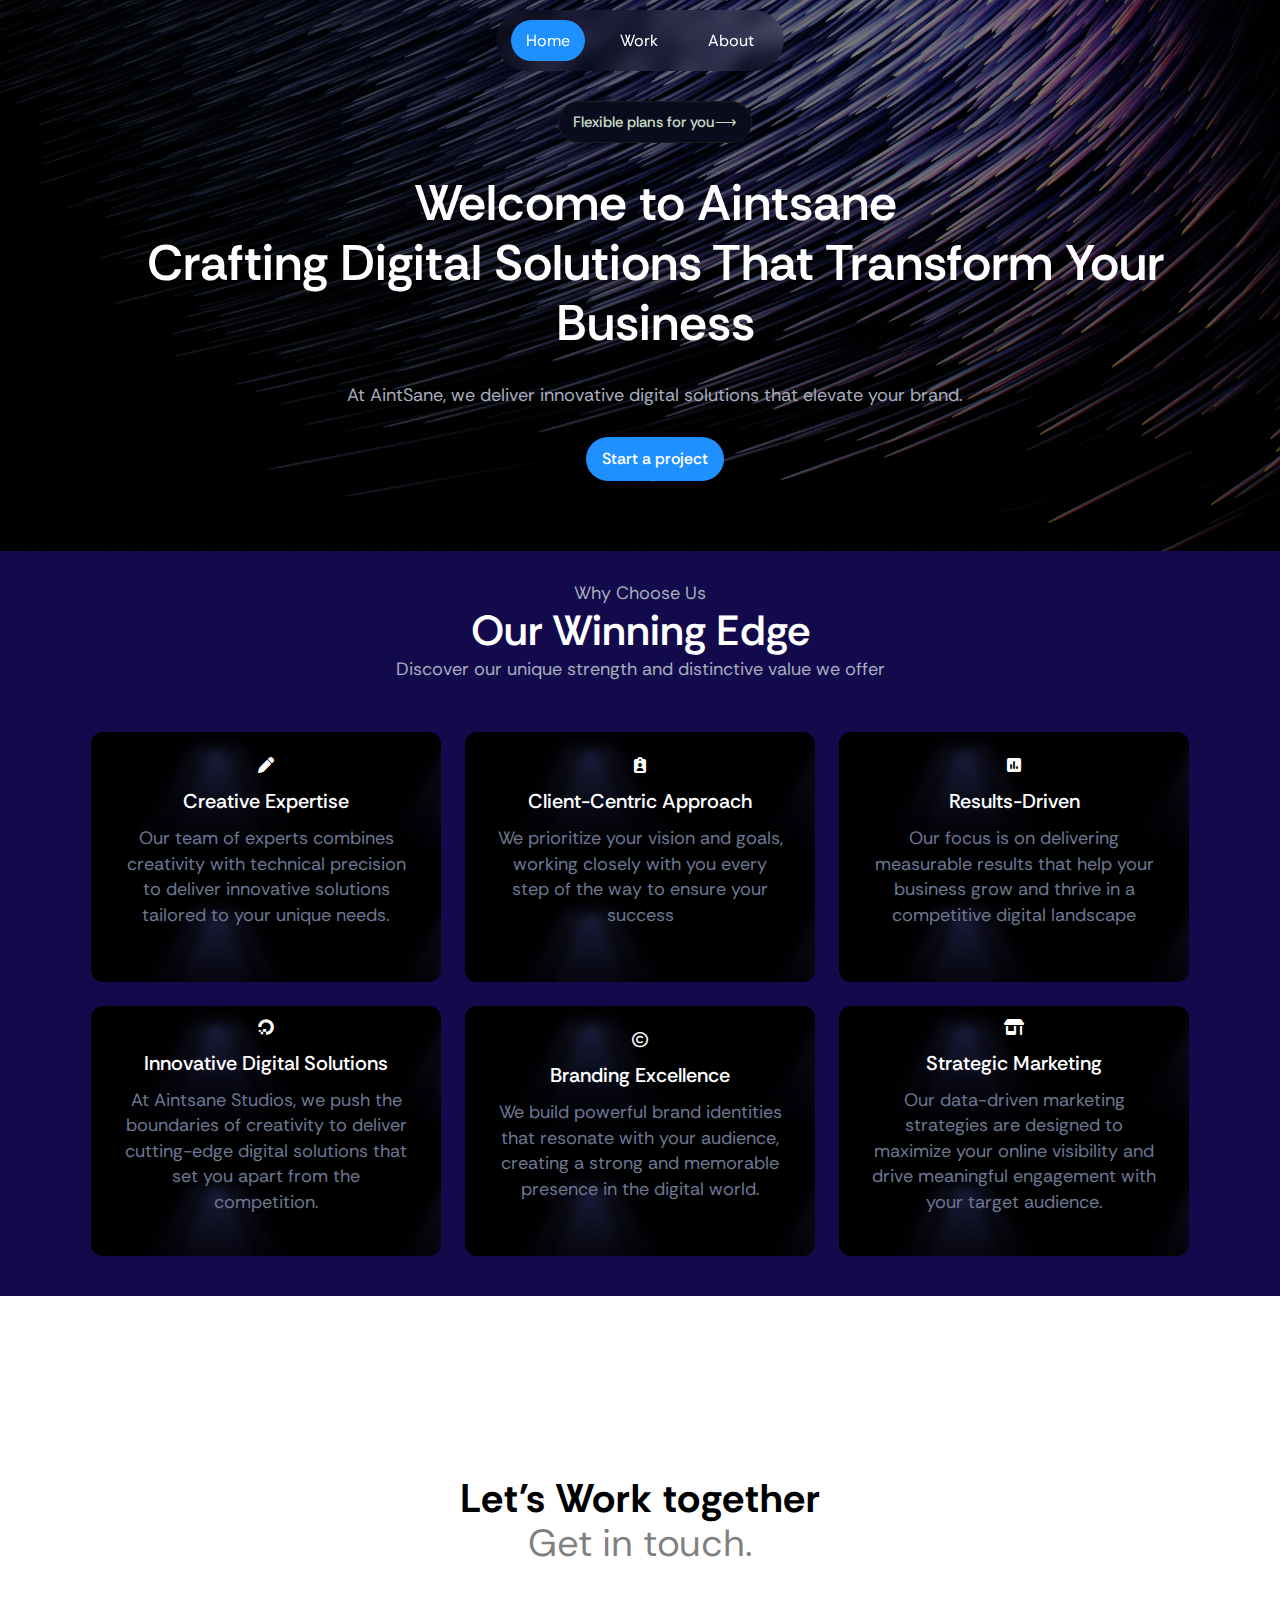
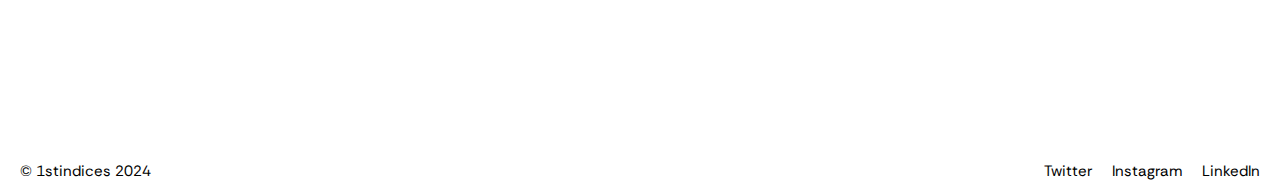
<file: works/index.html>
<!DOCTYPE html>
<html lang="en">
  <head>
    <meta charset="UTF-8" />
    <meta name="viewport" content="width=device-width, initial-scale=1.0" />
    <title>© Aintsane Studios</title>
    <link rel="stylesheet" href="style.css" />

    <link rel="preconnect" href="https://fonts.googleapis.com" />
    <link rel="preconnect" href="https://fonts.gstatic.com" crossorigin />
    <link
      href="https://fonts.googleapis.com/css2?family=Rethink+Sans:ital,wght@0,400..800;1,400..800&display=swap"
      rel="stylesheet"
    />
    <link
      href="https://cdnjs.cloudflare.com/ajax/libs/font-awesome/6.5.0/css/all.min.css"
      rel="stylesheet"
    />
  </head>
  <body>
    <section class="top-container">
      <nav class="nav-menu">
        <ul>
          <a><p class="link-a">Home</p></a>
          <a href="work.html"><p class="link-b">Work</p></a>
          <a href="about.html"><p class="link-b">About</p></a>
        </ul>
      </nav>
      <div class="hero tag">
        <a href="#">Flexible plans for you<span>&#10230;</span></a>
        <h1>
          Welcome to Aintsane<br />Crafting Digital Solutions That Transform
          Your Business
        </h1>
        <p>
          At AintSane, we deliver innovative digital solutions that elevate your
          brand.
        </p>
        <!-- <div class="button-a"> -->
          <!-- <p class="button-a">Start a project</p> -->
           <a href="#" class="button-a" >Start a project</a>
      
      </div>
    </section>
    <section id="feature">
      <div class="title-text">
        <p>Why Choose Us</p>
        <h2>Our Winning Edge</h2>
        <p>Discover our unique strength and distinctive value we offer</p>
      </div>
      <div class="cards">
        <div class="card-tab">
          <i class="fa-solid fa-pen"></i>
          <h3>Creative Expertise</h3>
          <p>
            Our team of experts combines creativity with technical precision to
            deliver innovative solutions tailored to your unique needs.
          </p>
        </div>
        <div class="card-tab">
          <i class="fa-solid fa-clipboard-user"></i>
          <h3>Client-Centric Approach</h3>
          <p>
            We prioritize your vision and goals, working closely with you every
            step of the way to ensure your success
          </p>
        </div>
        <div class="card-tab">
          <i class="fa-solid fa-square-poll-vertical"></i>
          <h3>Results-Driven</h3>
          <p>
            Our focus is on delivering measurable results that help your
            business grow and thrive in a competitive digital landscape
          </p>
        </div>
        <div class="card-tab">
          <i class="fa-brands fa-digital-ocean"></i>
          <h3>Innovative Digital Solutions</h3>
          <p>
            At Aintsane Studios, we push the boundaries of creativity to deliver
            cutting-edge digital solutions that set you apart from the
            competition.
          </p>
        </div>
        <div class="card-tab">
          <i class="fa-regular fa-copyright"></i>
          <h3>Branding Excellence</h3>
          <p>
            We build powerful brand identities that resonate with your audience,
            creating a strong and memorable presence in the digital world.
          </p>
        </div>
        <div class="card-tab">
          <i class="fa-solid fa-shop"></i>
          <h3>Strategic Marketing</h3>
          <p>
            Our data-driven marketing strategies are designed to maximize your
            online visibility and drive meaningful engagement with your target
            audience.
          </p>
        </div>
      </div>
    </section>
    <section class="last">
      <div class="last-text">
        <h2>Let's Work together</h2>
        <p>Get in touch.</p>
      </div>
      <div class="line-last">
        <div>
          <p>© 1stindices 2024</p>
        </div>
        <div class="flex">
          <a>Twitter</a>
          <a>Instagram</a>
          <a>LinkedIn</a>
        </div>
      </div>
    </section>
  </body>
</html>
</file>
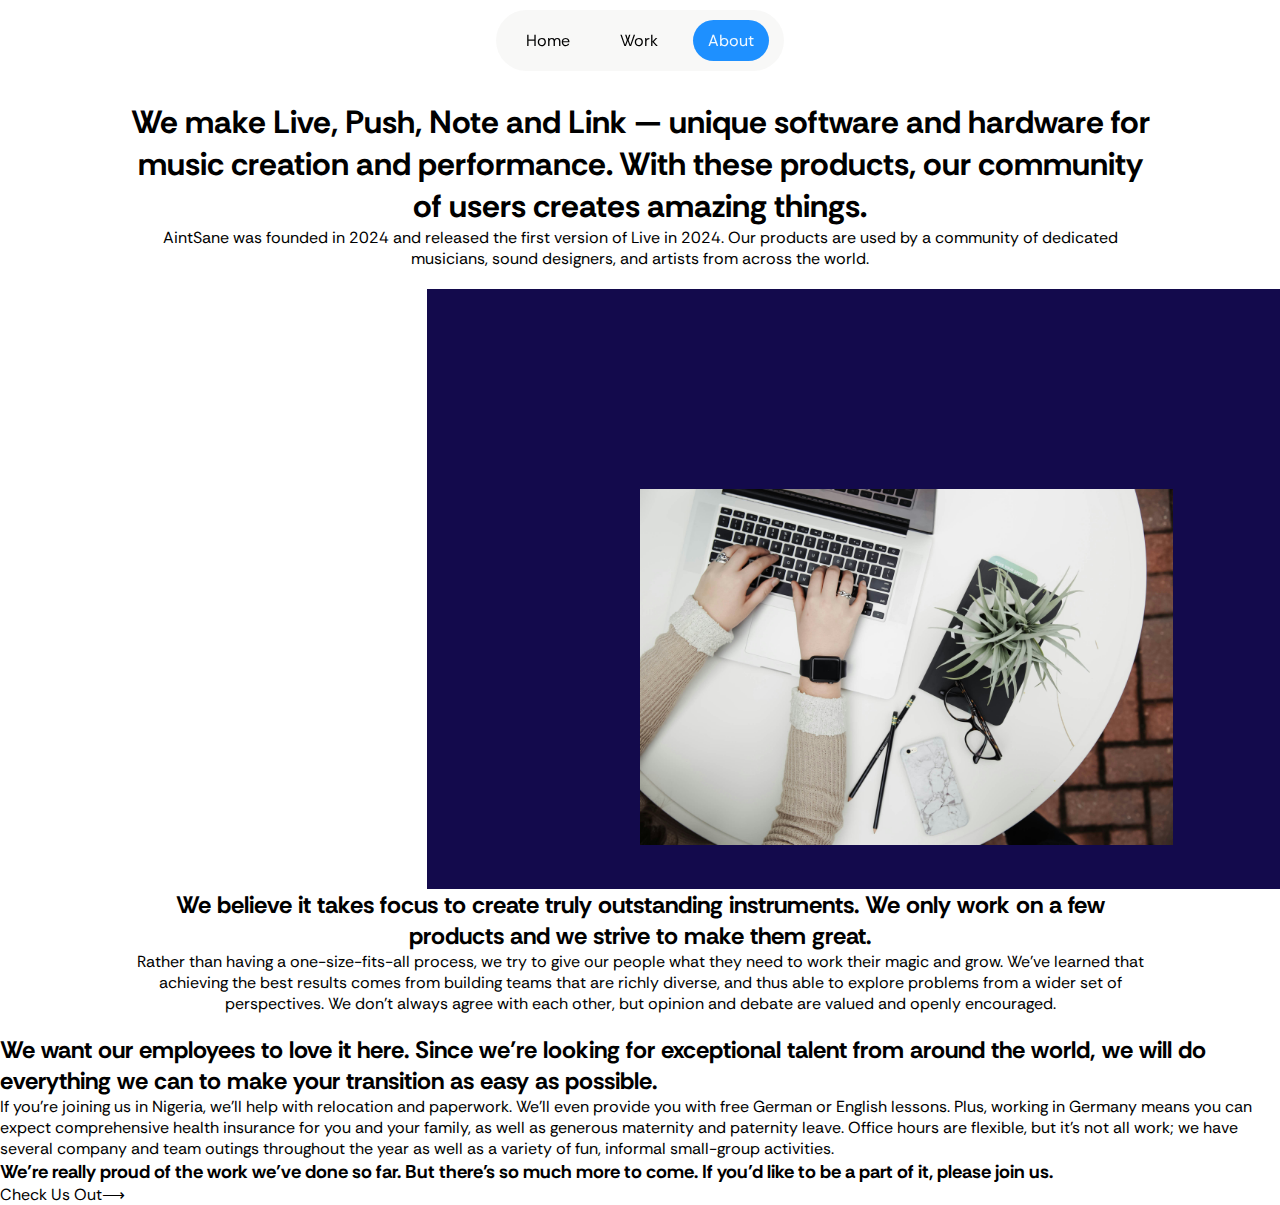
<file: works/about.html>
<!DOCTYPE html>
<html lang="en">
  <head>
    <meta charset="UTF-8" />
    <meta name="viewport" content="width=device-width, initial-scale=1.0" />
    <title>About-© Aintsane Studios</title>
    <link rel="stylesheet" href="style2.css" />
    <link rel="preconnect" href="https://fonts.googleapis.com" />
    <link rel="preconnect" href="https://fonts.gstatic.com" crossorigin />
    <link
      href="https://fonts.googleapis.com/css2?family=Rethink+Sans:ital,wght@0,400..800;1,400..800&display=swap"
      rel="stylesheet"
    />
  </head>
  <body>
    <section class="top-container">
      <nav class="nav-menu">
        <ul>
          <a href="index.html"><p class="link-b">Home</p></a>
          <a href="work.html"><p class="link-b">Work</p></a>
          <a href="about.html"><p class="link-a">About</p></a>
        </ul>
      </nav>
      <div class="Hero">
        <h1>
          We make <span>Live</span>, <span>Push</span>, <span>Note</span> and
          <span>Link</span> — unique software and hardware for music creation
          and performance. With these products, our community of users creates
          amazing things.
        </h1>
        <p>
          AintSane was founded in 2024 and released the first version of Live in
          2024. Our products are used by a community of dedicated musicians,
          sound designers, and artists from across the world.
        </p>
      </div>
      <section class="catalogue">
        <div class="card"></div>
        <img class="cover1" src="./images/cover.jpg" />
        <!-- <img class="cover2" src="./images/cap1.jpg" /> -->
      </section>
      <div class="Hero-2">
        <h2>
          We believe it takes focus to create truly outstanding instruments.
          We only work on a few products and we strive to make them great.
        </h2>
        <p>
          Rather than having a one-size-fits-all process, we try to give our
          people what they need to work their magic and grow. We’ve learned
          that achieving the best results comes from building teams that are
          richly diverse, and thus able to explore problems from a wider set
          of perspectives. We don’t always agree with each other, but opinion
          and debate are valued and openly encouraged.
        </p>
      </div>
      <section class="grid-template">
        <div class="Abigail"></div>
        <!-- <img class="cover3" src="images/section1.jpg" /> -->
        <!-- <img class="cover4" src="images/section2.jpg" /> -->
        <!-- <img class="cover5" src="images/section3.jpg" /> -->
        <div class="hero-3">
          <h2>
            We want our employees to love it here. Since we’re looking for
            exceptional talent from around the world, we will do everything we
            can to make your transition as easy as possible.
          </h2>
          <p>
            If you're joining us in Nigeria, we'll help with relocation and
            paperwork. We’ll even provide you with free German or English
            lessons. Plus, working in Germany means you can expect comprehensive
            health insurance for you and your family, as well as generous
            maternity and paternity leave. Office hours are flexible, but it’s
            not all work; we have several company and team outings throughout
            the year as well as a variety of fun, informal small-group
            activities.
          </p>
        </div>
      </section>
      <section class="grid-template1">
        <div class="nimi"></div>
        <div class="hero-4">
          <h3>
            We’re really proud of the work we’ve done so far. But there’s so
            much more to come. If you’d like to be a part of it, please join us.
          </h3>
          <a>Check Us Out<span>&#10230;</span></a>
        </div>
        <!-- <img class="cover6" src="images/lastimg.jpg" /> -->
      </section>
    </section>
  </body>
</html>
</file>
<file: works/style.css>
* {
  margin: 0%;
  padding: 0%;
  box-sizing: border-box;
  /* outline: 1px solid white; */
}
body {
  font-family: "Rethink Sans", sans-serif;
}
.top-container {
  background-image: linear-gradient(rgba(0, 0, 0, 0.5), rgba(0, 0, 0, 0.5)),
    url("images/background.jpg");
  background-size: cover;
  background-position: center;
  background-repeat: no-repeat;
  height: auto;
  margin: 0;
  color: white;
  padding-bottom: 20px;
}
nav {
  display: flex;
  align-items: center;
  font-size: 12px;
  gap: 0px;
  justify-content: center;
  padding: 10px 0px 0px;
  margin-bottom: 30px;
}
ul {
  display: flex;
  gap: 20px;
  /* border: 1px solid white; */
  border-radius: 50px;
  backdrop-filter: blur(10px);
  padding: 10px 15px;
  /* padding: 8px 10px; */
}
.nav-menu ul > a {
  list-style: none;
  text-decoration: none;
}
nav p {
  padding: 10px 15px;
  font-size: 1rem;
  color: white;
}

.link-a {
  background-color: dodgerblue;
  border-radius: 30px;
}
.link-b:hover {
  background-color: rgba(5, 20, 95, 0.596);
  border-radius: 30px;
  transition: 0.5s;
}
.tag {
  display: flex;
  flex-direction: column;
  justify-content: center;
  align-items: center;
  margin: 20px 20px 50px 50px;
  font-size: 12px;
  gap: 30px;
}
.tag a {
  border: 1px solid rgb(29, 28, 28);
  line-height: 24px;
  color: #c4d8c4;
  align-items: center;
  justify-content: center;
  /* gap: 4px; */
  padding: 8px 14px;
  border-radius: 30px;
  background-color: #0a0c1e;
  font-weight: 500;
  font-size: 15px;
  text-decoration: none;
}
.tag h1 {
  font-size: 50px;
  line-height: 60px;
  font-weight: 600;
  text-align: center;
}
.tag p {
  text-align: center;
  font-size: 18px;
  color: #a7adbe;
}

/* .button-a  {
  padding: 10px 16px;
  border-radius: 30px;
  border: 1px solid blue;
  background: dodgerblue;
  cursor: pointer;
  color: white;
  font-size: 1rem;
} */
/* .button-a :hover {
  color: white;
  background: rgba(3, 44, 85, 0.653);
  border: none;
  transition: 1s;
} */
.button-a {
  background-color: dodgerblue !important;
  color: #fff !important;
  border: none !important;
  padding: 10px 16px !important;
  cursor: pointer;
  font-size: 1rem !important;
}
.button-a:hover {
  color: white;
  background: rgba(3, 44, 85, 0.653);
  border: none;
  transition: 1s;
}
/* feature part */
#feature {
  background-color: rgb(19, 10, 76);
  color: white;
  padding-bottom: 30px;
}
.title-text {
  padding-top: 30px;
  text-align: center;
  justify-content: center;
  margin-bottom: 20px;
  padding-bottom: 30px;
}
.title-text h2 {
  color: #fff;
  font-size: 2.625rem;
  font-weight: 600;
  line-height: 50.4px;
}

.title-text p {
  font-size: 18px;
  line-height: 25.2px;
  color: #a7adbe;
}

.cards {
  margin: 10px;
  display: flex;
  gap: 24px;
  flex-direction: row;
  flex-wrap: wrap;
  align-items: center;
  justify-content: center;
}
.card-tab {
  background-image: url(./images/cover-card.jpg);
  object-fit: fill;
  max-width: 350px;
  height: 250px;
  text-align: center;
  align-content: center;
  justify-content: center;
  gap: 24px;
  padding: 0px 30px 30px;
  border-radius: 12px;
}
.card-tab h3 {
  margin-top: 10px;
  align-items: center;
  font-size: 20px;
  font-weight: 500;
  line-height: 30px;
}
.card-tab p {
  margin-top: 10px;
  font-size: 18px;
  line-height: 25.5px;
  color: #6d7792;
}
.last-text {
  height: 50vh;
  justify-content: center;
  text-align: center;
  align-content: center;
}
.last-text h2 {
  font-size: 40px;
  line-height: 45px;
  letter-spacing: 1px;
}
.last-text p {
  line-height: 45.6px;
  font-size: 38px;
  display: inline;
  color: #00000080;
  letter-spacing: -0.2px;
}
.line-last {
  display: flex;
  justify-content: space-between;
  font-size: 15px;
  margin: 15px 20px;
}
.flex {
  display: flex;
  gap: 20px;
}
.flex a:hover {
  color: darkblue;
}
@media (max-width: 480px) {
  .tag {
    margin: 0 auto;
  }
  .tag a {
    font-size: 0.8rem;
    padding: 6px 12px;
  }
  .hero h1 {
    font-size: 1.6rem;
    line-height: 30px;
  }
  .tag p {
    font-size: 1rem;
    width: 80%;
  }
  .line-last{
    display: flex;
    flex-direction: column;
    align-items: center;
  }
}
</file>
<file: works/style2.css>
*{
  margin: 0;
  padding: 0;
  font-family: "Rethink Sans", sans-serif;
  /* outline: 1px solid black; */
 

}

nav {
  display: flex;
  align-items: center;
  font-size: 12px;
  gap: 0px;
  justify-content: center;
  padding: 10px 0px 0px;
  margin-bottom: 30px;
}
ul {
  display: flex;
  gap: 20px;
  border-radius: 50px;
  backdrop-filter: blur(8px);
  padding: 10px 15px;
  background-color: #e8e5e449;
}
.nav-menu ul > a {
  list-style: none;
  text-decoration: none;
}
nav p {
  padding: 10px 15px;
  font-size: 1rem;
  color: black;
}
.link-a {
  background-color: dodgerblue;
  border-radius: 30px;
  color: aliceblue;
}
.link-b:hover {
  background-color: darkblue;
  border-radius: 30px;
  transition: 0.5s;
  color: aliceblue;
}
/* .catalogue {
  display: grid;
  grid-template-columns: repeat(12, 1fr);
  grid-template-rows: repeat(12, 100px);
}
.card {
  grid-area: 1/5/8/13;
  background-color: rgb(19, 10, 76);
  z-index: -1;
}
img{
  width: 100%;
  height: auto;
  object-fit: cover;
}
.cover1 {
  grid-area: 3/7/4/12;
  height: 320px;
  width: 400px;
  object-fit: cover;
}
.cover2 {
  grid-area: 2/2/6/6;
  width: 500px;
  object-fit: cover;
}
.Hero {
  display: flex;
  flex-direction: column;
  align-items: center;
  justify-content: center;
  text-align: center;
  max-width: 600px;
  margin: 20px 20px 50px 50px;
  margin: 0 auto;
}
span {
  color: darkblue;
}
.Hero-2 {
  grid-area: 8/2/13/12;
  display: flex;
  flex-direction: column;
  align-items: center;
  justify-content: center;
  text-align: center;
  max-width: 600px;
  margin: 20px 20px 50px 50px;
  margin: 0 auto;
}
.Hero-2 h2 {
  font-size: 30px;
}
.Hero-2 p {
  color: grey;
}
.grid-template {
  display: grid;
  grid-template-columns: repeat(12, auto);
  grid-template-rows: repeat(12, 100px);
}
.Abigail {
  grid-area: 1/1/8/8;
  background-color: rgb(7, 77, 146);
  z-index: -1;
}
.cover3 {
  height: 320px;
  width: 420px;
  grid-area: 2/2/4/6;
  object-fit: cover;
}
.cover4 {
  height: 320px;
  width: 420px;
  grid-area: 6/2/9/6;
  object-fit: cover;
}
.cover5 {
  grid-area: 3/7/6/11;
  height: 400px;
  width: 500px;
  object-fit: cover;
}
.hero-3 {
  grid-area: 10/2/13/12;
  display: flex;
  flex-direction: column;
  align-items: center;
  justify-content: center;
  text-align: center;
  max-width: 600px;
  margin: 20px 20px 50px 50px;
  margin: 0 auto;
}
.hero-3 h2 {
  font-size: 30px;
}
.hero-3 p {
  color: grey;
}
.grid-template1 {
  display: grid;
  grid-template-columns: repeat(12, 1fr);
  grid-template-rows: repeat(8, 100px);
}
.nimi {
  grid-area: 2/2/7/7;
  background-color: rgb(54, 129, 203);
  z-index: -1;
}
.hero-4 {
  grid-area: 3/3/8/6;
}
.hero-4 h3 {
  font-size: 30px;
  color: white;
}
.hero-4 a {
  color: cyan;
}
.cover6 {
  height: 500px;
  width: 500px;
  object-fit: cover;
  grid-area: 3/7/6/11;
} */
 .Hero{
  text-align: center;
  align-items: center;
  width: 80%;
  margin: 0 auto;
  margin-bottom: 20px;
 }
 .catalogue {
  display: grid;
  grid-template-columns: repeat(12, 1fr);
  grid-template-rows: repeat(6, 100px);
}
 .card {
  grid-area: 1/5/8/13;
  background-color: rgb(19, 10, 76);
  z-index: -1;
}

img{
  width: 100%;
  height: auto;
  object-fit: cover;
}
.cover1 {
  grid-area: 3/7/4/12;
  /* height: 320px;
  width: 400px; */
  object-fit: cover;
}
 .Hero-2{
  text-align: center;
  align-items: center;
  width: 80%;
  margin: 0 auto;
  margin-bottom: 20px;
 }
</file>
